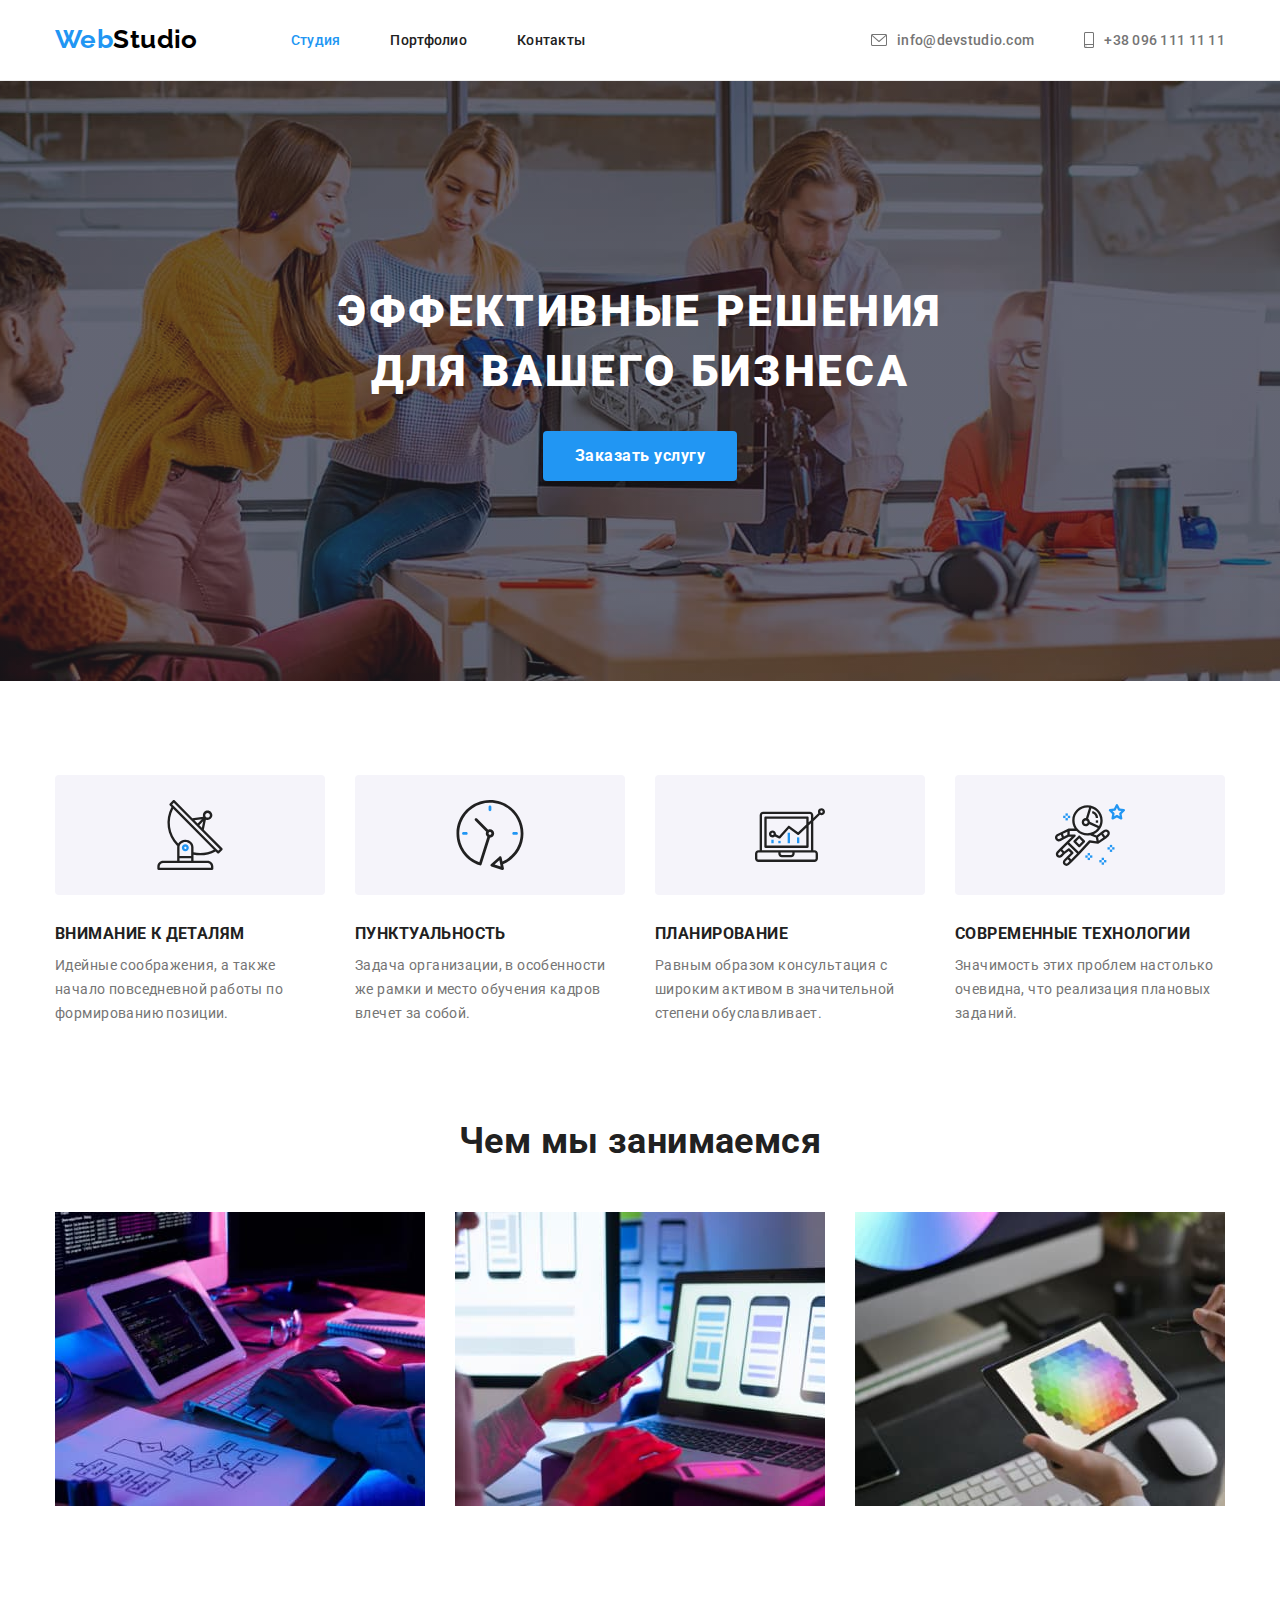
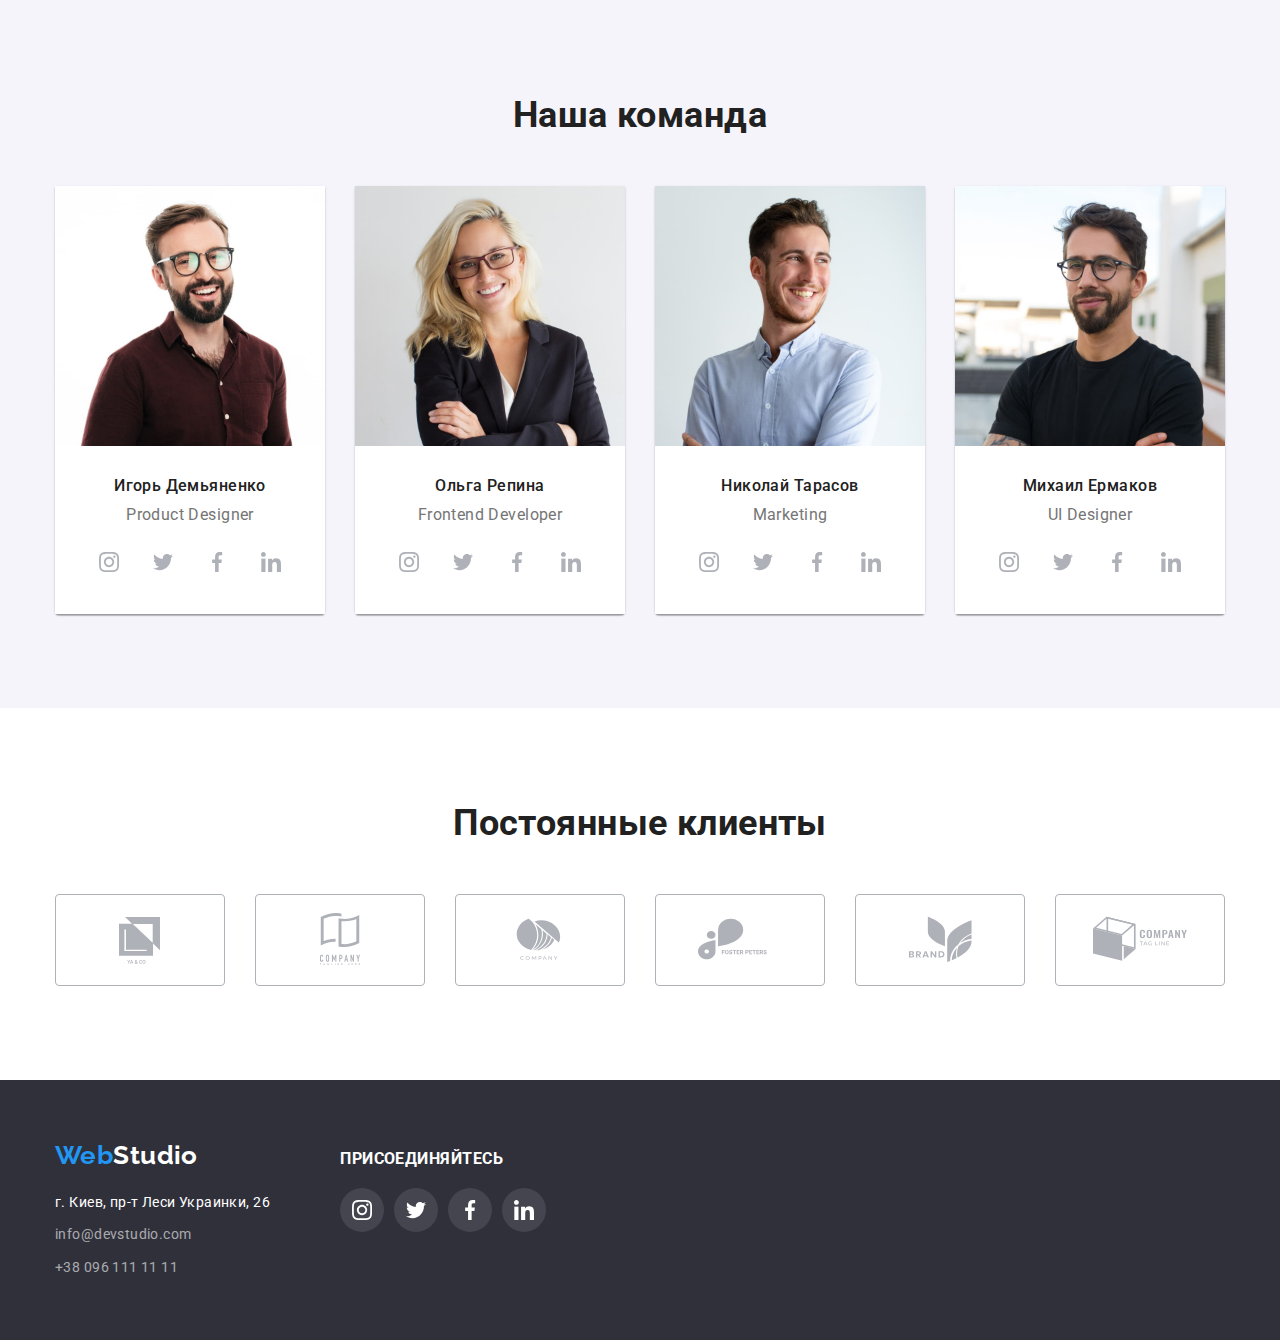
<file: index.html>
<!DOCTYPE html>
<html lang="ru">
<head>
    <meta charset="UTF-8">
    <meta http-equiv="X-UA-Compatible" content="IE=edge">
    <meta name="viewport" content="width=device-width, initial-scale=1.0">
    <title>WebStudio</title>

    <link rel="preconnect" href="https://fonts.googleapis.com">
    <link rel="preconnect" href="https://fonts.gstatic.com" crossorigin>
    <link href="https://fonts.googleapis.com/css2?family=Raleway:wght@700&family=Roboto:wght@400;500;700;900&display=swap"
        rel="stylesheet">

        <link rel="stylesheet" href="./modern-normalize.css">

        <link rel="stylesheet" href="./css/styles.css">
</head>
<body class="page">
    <header class="header">
        <div class="container main-nav-display">
            <nav class="nav main-nav-display ">
                <a href="./index.html" class="logo link">Web<span class="logo-header">Studio</span></a>
                <ul class="nav-links list">
                    <li class="nav-links-item"><a href="./index.html" class="nav-link link current ">Студия</a></li>
                    <li class="nav-links-item"><a href="./portfolio.html" class="nav-link link ">Портфолио</a></li>
                    <li class="nav-links-item"><a href="" class="nav-link link">Контакты</a></li>
                </ul>
            </nav>
            <ul class="contacts-list list">
                <li class="contacts-list-item">
                    <a class="nav-link link" href="mailto:info@devstudio.com">
                        <svg class="contact-icon" width="16" height="12">
                            <use href="./img/icons.svg#icon-envelope"></use>
                        </svg>
                        info@devstudio.com
                    </a>
                    
                </li>
                <li class="contacts-list-item">
                    <a class="nav-link link" href="tel:+380961111111">
                        <svg class="contact-icon" width="10" height="16">
                            <use href="./img/icons.svg#icon-smartphone"></use>
                        </svg>
                        +38 096 111 11 11</a>
                </li>
            </ul>
        </div>
    </header>

    <main>
            <section class="hero">
                <div class="container">
                    <h1 class="hero-title">Эффективные решения <br> для вашего бизнеса</h1>
                    <button type="button" class="hero-button">Заказать услугу</button>
                </div>
            </section>

<!-- FEATURES -->

        <section class="peculiarities section">
            <div class="container">
                <h2 class="visually-hidden">Особенности</h2>
                <ul class="feature-list list">
                    <li class="feature-list-item">
                        <div class="feature-list-bg">
                                <svg class="feature-list-icon" width="70" height="70">
                                    <use href="img/icons.svg#icon-antenna" ></use>
                                </svg>
                        </div>
                        <h3 class="feature-title">ВНИМАНИЕ К ДЕТАЛЯМ</h3>
                        <p class="feature-title-paragraph">Идейные соображения, а также начало повседневной работы по формированию позиции.</p>
                    </li>
                    <li class="feature-list-item">
                        <div class="feature-list-bg">
                            <svg class="feature-list-icon" width="70" height="70">
                                <use href="img/icons.svg#icon-clock"></use>
                            </svg>
                        </div>
                        <h3 class="feature-title">ПУНКТУАЛЬНОСТЬ</h3>
                        <p class="feature-title-paragraph">Задача организации, в особенности же рамки и место обучения кадров влечет за собой.</p>
                    </li>
                    <li class="feature-list-item">
                        <div class="feature-list-bg">
                            <svg class="feature-list-icon" width="70" height="70">
                                <use href="img/icons.svg#icon-diagram"></use>
                            </svg>
                        </div>
                        <h3 class="feature-title">ПЛАНИРОВАНИЕ</h3>
                        <p class="feature-title-paragraph">Равным образом консультация с широким активом в значительной степени обуславливает.</p>
                    </li>
                    <li class="feature-list-item">
                        <div class="feature-list-bg">
                            <svg class="feature-list-icon" width="70" height="70">
                                <use href="img/icons.svg#icon-astronaut"></use>
                            </svg>
                        </div>
                        <h3 class="feature-title">СОВРЕМЕННЫЕ ТЕХНОЛОГИИ</h3>
                        <p class="feature-title-paragraph">Значимость этих проблем настолько очевидна, что реализация плановых заданий.</p>
                    </li>
                </ul>
            </div>
        </section>

        <!-- OUR WORK -->

        <section class="our-work section">
            <div class="container">
                <h2 class="section-title">Чем мы занимаемся</h2>
                <ul class="list work-types"> 
                    <li class="work-types-item">
                        <img src="./img/work1.jpg" alt="Пишем код" width="370" height="294">
                    </li>
                    <li class="work-types-item">
                        <img src="./img/work2.jpg" alt="Адаптируем код" width="370" height="294">
                    </li>
                    <li class="work-types-item">
                        <img src="./img/work3.jpg" alt="Применяем стили" width="370" height="294">
                    </li>
                </ul>
            </div>
        </section>

<!-- COMMAND -->

        <section class="command section">
            <div class="container">
                <h2 class="section-title">Наша команда</h2>
                <ul class="list command-list">
                    <li class="command-list-item">
                        <img class="commamd-list-img" src="./img/team1.jpg" alt="Игорь Демьяненко" width="270" height="260">
                        <div class="command-list-person">
                            <h3 class="command-title">Игорь Демьяненко</h3>
                            <p class="command-paragraph">Product Designer</p>
                            <ul class="list social-list">
                                <li class="social-item">
                                    <a href="" class="command-social-link social-link" target="_blank" rel="noreferrer noopener">
                                        <svg class="command-social-icon" width="20" height="20">
                                            <use href="./img/icons.svg#icon-instagram">

                                            </use>
                                        </svg>
                                    </a>
                                </li>
                                <li class="social-item">
                                    <a href="" class="command-social-link social-link" target="_blank" rel="noreferrer noopener">
                                        <svg class="command-social-icon" width="20" height="20">
                                            <use href="./img/icons.svg#icon-twitter">
                                    
                                            </use>
                                        </svg>
                                    </a>
                                </li>
                                <li class="social-item">
                                    <a href="" class="command-social-link social-link" target="_blank" rel="noreferrer noopener">
                                        <svg class="command-social-icon" width="20" height="20">
                                            <use href="./img/icons.svg#icon-facebook">
                                    
                                            </use>
                                        </svg>
                                    </a>
                                </li>
                                <li class="social-item">
                                    <a href="" class="command-social-link social-link" target="_blank" rel="noreferrer noopener">
                                        <svg class="command-social-icon" width="20" height="20">
                                            <use href="./img/icons.svg#icon-linkedin">
                                    
                                            </use>
                                        </svg>
                                    </a>
                                </li>
                            </ul>
                        </div>
                    </li>
                    <li class="command-list-item">
                        <img class="commamd-list-img" src="./img/team2.jpg" alt="Ольга Репина" width="270" height="260">
                        <div class="command-list-person">
                            <h3 class="command-title">Ольга Репина</h3>
                            <p class="command-paragraph">Frontend Developer</p>
                            <ul class="list social-list">
                                <li class="social-item">
                                    <a href="" class="command-social-link social-link" target="_blank" rel="noreferrer noopener">
                                        <svg class="command-social-icon" width="20" height="20">
                                            <use href="./img/icons.svg#icon-instagram">
                            
                                            </use>
                                        </svg>
                                    </a>
                                </li>
                                <li class="social-item">
                                    <a href="" class="command-social-link social-link" target="_blank" rel="noreferrer noopener">
                                        <svg class="command-social-icon" width="20" height="20">
                                            <use href="./img/icons.svg#icon-twitter">
                            
                                            </use>
                                        </svg>
                                    </a>
                                </li>
                                <li class="social-item">
                                    <a href="" class="command-social-link social-link" target="_blank" rel="noreferrer noopener">
                                        <svg class="command-social-icon" width="20" height="20">
                                            <use href="./img/icons.svg#icon-facebook">
                            
                                            </use>
                                        </svg>
                                    </a>
                                </li>
                                <li class="social-item">
                                    <a href="" class="command-social-link social-link" target="_blank" rel="noreferrer noopener">
                                        <svg class="command-social-icon" width="20" height="20">
                                            <use href="./img/icons.svg#icon-linkedin">
                            
                                            </use>
                                        </svg>
                                    </a>
                                </li>
                            </ul>
                        </div>
                    </li>
                    <li class="command-list-item">
                        <img class="commamd-list-img" src="./img/team3.jpg" alt="Николай Тарасов" width="270" height="260">
                        <div class="command-list-person">
                            <h3 class="command-title">Николай Тарасов</h3>
                            <p class="command-paragraph">Marketing</p>
                            <ul class="list social-list">
                                <li class="social-item">
                                    <a href="" class="command-social-link social-link" target="_blank" rel="noreferrer noopener">
                                        <svg class="command-social-icon" width="20" height="20">
                                            <use href="./img/icons.svg#icon-instagram">
                            
                                            </use>
                                        </svg>
                                    </a>
                                </li>
                                <li class="social-item">
                                    <a href="" class="command-social-link social-link" target="_blank" rel="noreferrer noopener">
                                        <svg class="command-social-icon" width="20" height="20">
                                            <use href="./img/icons.svg#icon-twitter">
                            
                                            </use>
                                        </svg>
                                    </a>
                                </li>
                                <li class="social-item">
                                    <a href="" class="command-social-link social-link" target="_blank" rel="noreferrer noopener">
                                        <svg class="command-social-icon" width="20" height="20">
                                            <use href="./img/icons.svg#icon-facebook">
                            
                                            </use>
                                        </svg>
                                    </a>
                                </li>
                                <li class="social-item">
                                    <a href="" class="command-social-link social-link" target="_blank" rel="noreferrer noopener">
                                        <svg class="command-social-icon" width="20" height="20">
                                            <use href="./img/icons.svg#icon-linkedin">
                            
                                            </use>
                                        </svg>
                                    </a>
                                </li>
                            </ul>
                        </div>
                    </li>
                    <li class="command-list-item">
                        <img class="commamd-list-img" src="./img/team4.jpg" alt="Михаил Ермаков" width="270" height="260">
                        <div class="command-list-person">
                            <h3 class="command-title">Михаил Ермаков</h3>
                            <p class="command-paragraph">UI Designer</p>
                            <ul class="list social-list">
                                <li class="social-item">
                                    <a href="" class="command-social-link social-link" target="_blank" rel="noreferrer noopener">
                                        <svg class="command-social-icon" width="20" height="20">
                                            <use href="./img/icons.svg#icon-instagram">
                            
                                            </use>
                                        </svg>
                                    </a>
                                </li>
                                <li class="social-item">
                                    <a href="" class="command-social-link social-link" target="_blank" rel="noreferrer noopener">
                                        <svg class="command-social-icon" width="20" height="20">
                                            <use href="./img/icons.svg#icon-twitter">
                            
                                            </use>
                                        </svg>
                                    </a>
                                </li>
                                <li class="social-item">
                                    <a href="" class="command-social-link social-link" target="_blank" rel="noreferrer noopener">
                                        <svg class="command-social-icon" width="20" height="20">
                                            <use href="./img/icons.svg#icon-facebook">
                            
                                            </use>
                                        </svg>
                                    </a>
                                </li>
                                <li class="social-item">
                                    <a href="" class="command-social-link social-link" target="_blank" rel="noreferrer noopener">
                                        <svg class="command-social-icon" width="20" height="20">
                                            <use href="./img/icons.svg#icon-linkedin">
                            
                                            </use>
                                        </svg>
                                    </a>
                                </li>
                            </ul>
                        </div>
                    </li>
                </ul>
            </div>
        </section>

        <!-- PARTNERS -->

        <section class="partners section">
            <div class="container partners-content">
                <h2 class="section-title">Постоянные клиенты</h2>
                <ul class="list partners-list">
                    <li class="partners-item">
                            <a href="" class="partners-link" target="_blank" rel="noreferrer noopener">
                                <svg class="partners-icon" width="106" height="60">
                                    <use href="./img/icons.svg#icon-Logo-1" ></use>
                                </svg>
                            </a>
                    </li>
                    <li class="partners-item">
                        <a href="" class="partners-link" target="_blank" rel="noreferrer noopener">
                            <svg class="partners-icon"  width="106" height="60">
                                <use href="./img/icons.svg#icon-Logo-2"></use>
                            </svg>
                        </a>
                    </li>
                    <li class="partners-item">
                        <a href="" class="partners-link" target="_blank" rel="noreferrer noopener">
                            <svg class="partners-icon" width="106" height="60">
                                <use href="./img/icons.svg#icon-Logo-3" ></use>
                            </svg>
                        </a>
                    </li>
                    <li class="partners-item">
                        <a href="" class="partners-link" target="_blank" rel="noreferrer noopener">
                            <svg class="partners-icon" width="106" height="60">
                                <use href="./img/icons.svg#icon-Logo-4" ></use>
                            </svg>
                        </a>
                    </li>
                    <li class="partners-item">
                        <a href="" class="partners-link" target="_blank" rel="noreferrer noopener">
                            <svg class="partners-icon" width="106" height="60">
                                <use href="./img/icons.svg#icon-Logo-5" ></use>
                            </svg>
                        </a>
                    </li>
                    <li class="partners-item">
                        <a href="" class="partners-link" target="_blank" rel="noreferrer noopener">
                            <svg class="partners-icon" width="106" height="60">
                                <use href="./img/icons.svg#icon-Logo-6" ></use>
                            </svg>
                        </a>
                    </li>
                </ul>

            </div>
            
        </section>

    </main>

<footer class="footer">
    <div class="container footer-container">
        <div class="footer-adress">
            <a class="logo link" href="./index.html">Web<span class="logo-footer">Studio</span></a>
            <address class="address">
                <ul class="list">
                    <li class="footer-adress-item">
                        <a class="address-location link" href="https://goo.gl/maps/xSkkUEiwsvb9ifkXA" target="_blank"
                            rel="noreferrer noopener">г. Киев, пр-т Леси Украинки, 26</a>
                    </li>
                    <li class="footer-adress-item">
                        <a class="address-link link" href="mailto:info@devstudio.com">info@devstudio.com</a>
                    </li>
                    <li class="footer-adress-item">
                        <a class="address-link link" href="tel:+380961111111">+38 096 111 11 11</a>
                    </li>
                </ul>
            </address>
        </div>


        <div class="join-us">
            <h3 class="join-us-header">присоединяйтесь</h3>
            <ul class="list social-list">
                <li class="social-item">
                    <a href="" class="footer-social-link social-link" target="_blank" rel="noreferrer noopener">
                        <svg class="footer-social-icon" width="20" height="20">
                            <use href="./img/icons.svg#icon-instagram">

                            </use>
                        </svg>
                    </a>
                </li>
                <li class="social-item">
                    <a href="" class="footer-social-link social-link" target="_blank" rel="noreferrer noopener">
                        <svg class="footer-social-icon" width="20" height="20">
                            <use href="./img/icons.svg#icon-twitter">

                            </use>
                        </svg>
                    </a>
                </li>
                <li class="social-item">
                    <a href="" class="footer-social-link social-link" target="_blank" rel="noreferrer noopener">
                        <svg class="footer-social-icon" width="20" height="20">
                            <use href="./img/icons.svg#icon-facebook">

                            </use>
                        </svg>
                    </a>
                </li>
                <li class="social-item">
                    <a href="" class="footer-social-link social-link" target="_blank" rel="noreferrer noopener">
                        <svg class="footer-social-icon" width="20" height="20">
                            <use href="./img/icons.svg#icon-linkedin">

                            </use>
                        </svg>
                    </a>
                </li>
            </ul>

        </div>
    </div>
</footer>
</body>
</html>
</file>
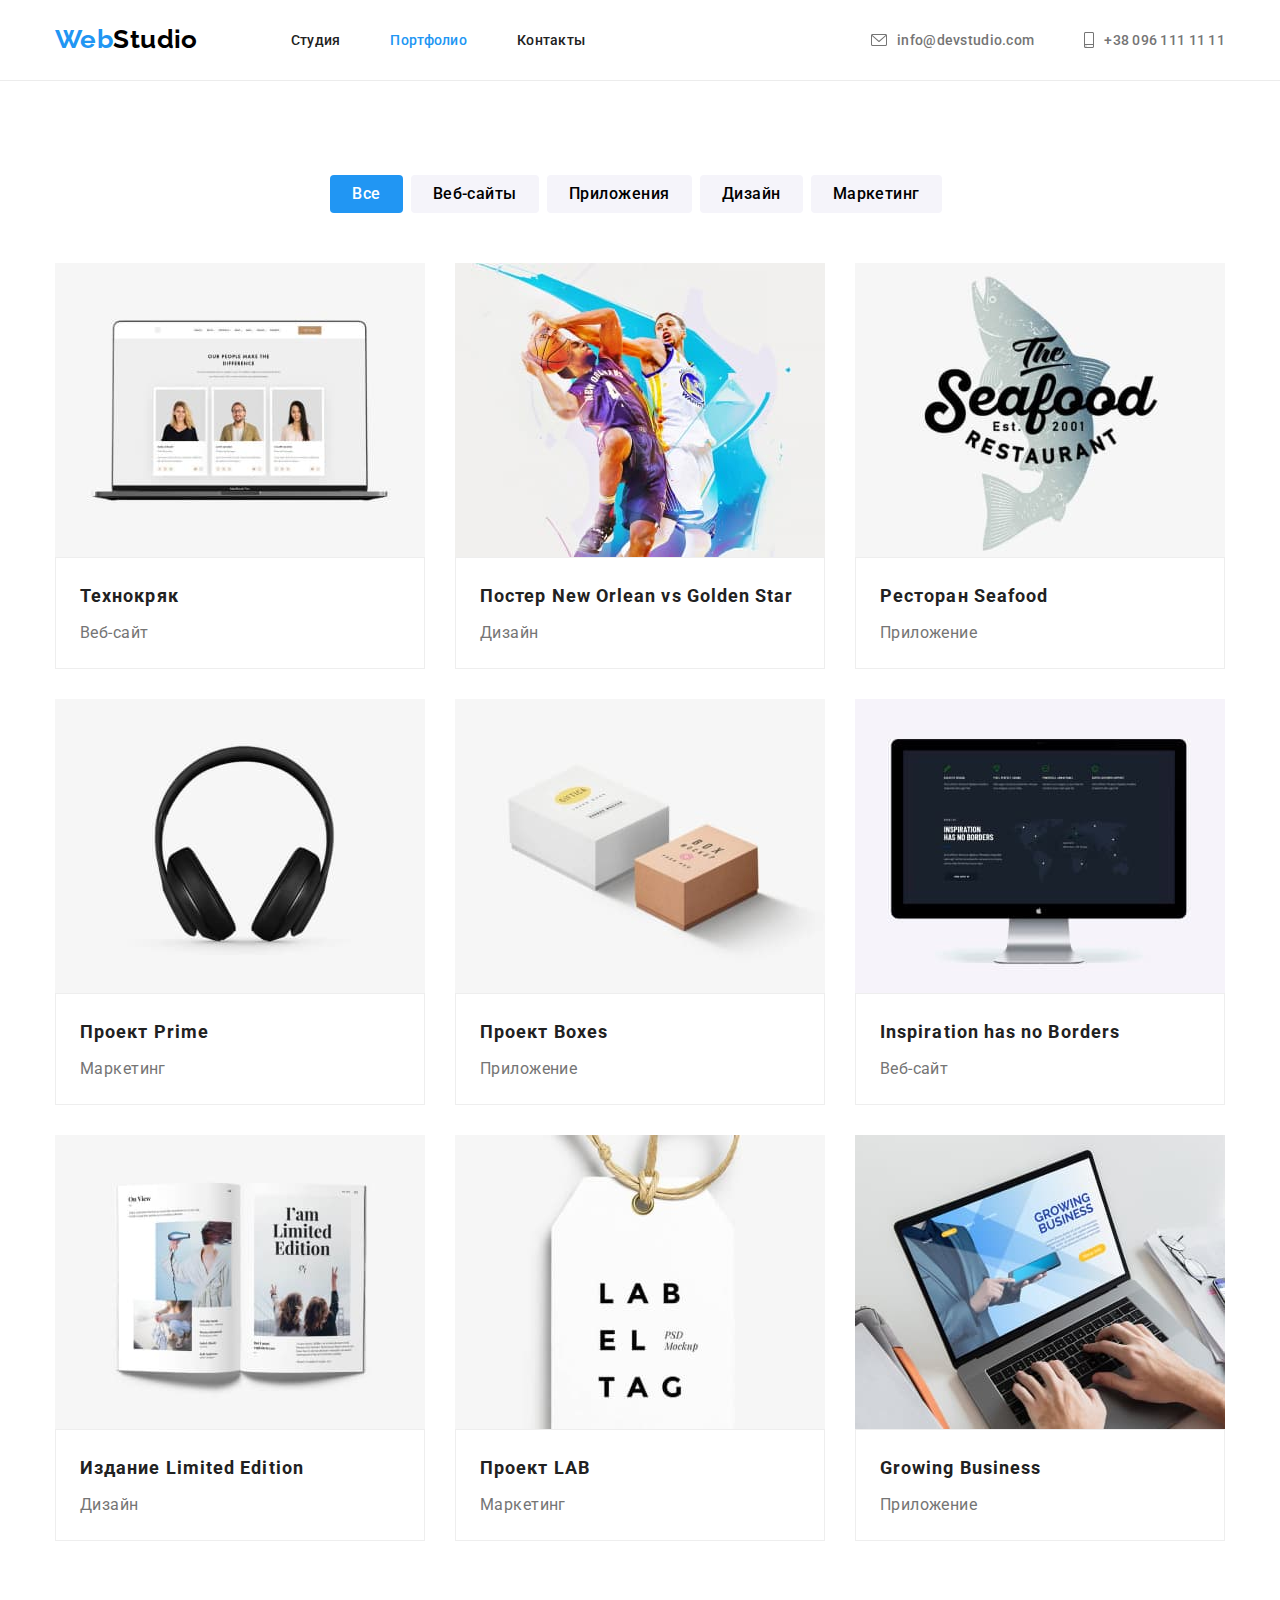
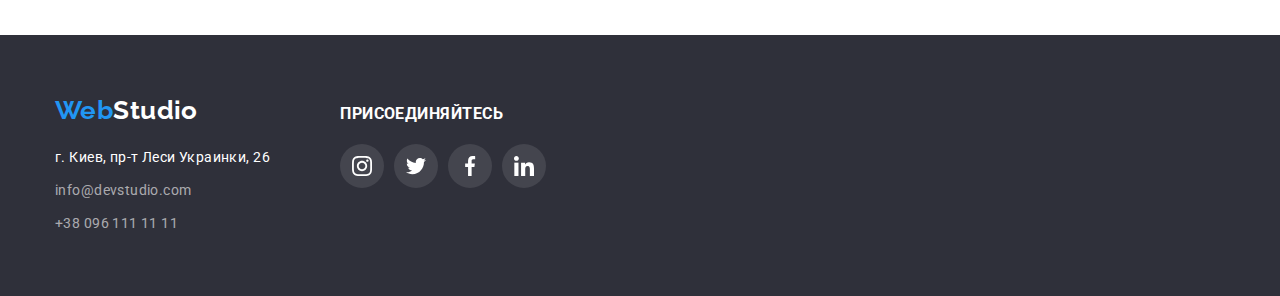
<file: portfolio.html>
<!DOCTYPE html>
<html lang="ru">
<head>
    <meta charset="UTF-8">
    <meta http-equiv="X-UA-Compatible" content="IE=edge">
    <meta name="viewport" content="width=device-width, initial-scale=1.0">
    <title>Portfolio</title>


    <link rel="preconnect" href="https://fonts.googleapis.com">
    <link rel="preconnect" href="https://fonts.gstatic.com" crossorigin>
    <link href="https://fonts.googleapis.com/css2?family=Raleway:wght@700&family=Roboto:wght@400;500;700;900&display=swap"
        rel="stylesheet">

    <link rel="stylesheet" href="./modern-normalize.css">

    <link rel="stylesheet" href="./css/styles.css">
</head>

<body class="page">
    <header class="header">
        <div class="container main-nav-display">
            <nav class="nav main-nav-display nav-links-item">
                <a href="./index.html" class="logo link">Web<span class="logo-header">Studio</span></a>
                <ul class="nav-links list">
                    <li class="nav-links-item"><a href="./index.html" class="nav-link link ">Студия</a></li>
                    <li class="nav-links-item"><a href="./portfolio.html" class="nav-link link current">Портфолио</a></li>
                    <li class="nav-links-item"><a href="" class="nav-link link">Контакты</a></li>
                </ul>
            </nav>
            <ul class="contacts-list list">
                <li class="contacts-list-item">
                    <a class="nav-link link" href="mailto:info@devstudio.com">
                        <svg class="contact-icon" width="16" height="12">
                            <use href="./img/icons.svg#icon-envelope"></use>
                        </svg>
                        info@devstudio.com
                    </a>
            
                </li>
                <li class="contacts-list-item">
                    <a class="nav-link link" href="tel:+380961111111">
                        <svg class="contact-icon" width="10" height="16">
                            <use href="./img/icons.svg#icon-smartphone"></use>
                        </svg>
                        +38 096 111 11 11</a>
                </li>
            </ul>
        </div>
    </header>
    <main>
        <section class="portfolio section">
            <div class="container">
            <h1 class="visually-hidden">Portfolio</h1>
            <ul class="list portfolio-filter-list">
                <li class="portfolio-filter-list-button"><button class="filter-button portfolio-current-button" type="button">Все</button></li>
                <li class="portfolio-filter-list-button"><button class="filter-button" type="button">Веб-сайты</button></li>
                <li class="portfolio-filter-list-button"><button class="filter-button" type="button">Приложения</button></li>
                <li class="portfolio-filter-list-button"><button class="filter-button" type="button">Дизайн</button></li>
                <li class="portfolio-filter-list-button"><button class="filter-button" type="button">Маркетинг</button></li>
            </ul>
            <ul class="list potfolio-list">
                <li  class="portfolio-item">
                    <a class="link portfolio-item-link" href="" target="_blank"
                    rel="noreferrer noopener">
                        <img class="portfolio-item-img" src="./img/portfolio-img-1.jpg" alt="Технокряк" width="370" height="294">
                        <div class="portfolio-gallery-item">
                            <h3 class="portfolio-gallery">Технокряк</h3>
                            <p class="portfolio-text">Веб-сайт</p>
                        </div>
                    </a>
                </li>
                <li class="portfolio-item">
                    <a class="link portfolio-item-link" href="" target="_blank"
                    rel="noreferrer noopener">
                        <img class="portfolio-item-img" src="./img/portfolio-img-2.jpg" alt="Постер New Orlean vs Golden Star" width="370" height="294">
                        <div class="portfolio-gallery-item">
                            <h3 class="portfolio-gallery">Постер <span lang="en">New Orlean vs Golden Star</span></h3>
                            <p class="portfolio-text">Дизайн</p>
                        </div>
                    </a>
                </li>

                <li class="portfolio-item">
                    <a class="link portfolio-item-link" href="" target="_blank"
                    rel="noreferrer noopener">
                        <img class="portfolio-item-img" src="./img/portfolio-img-3.jpg" alt="Ресторан Seafood" width="370" height="294">
                        <div class="portfolio-gallery-item">
                            <h3 class="portfolio-gallery">Ресторан <span lang="en">Seafood</span></h3>
                            <p class="portfolio-text">Приложение</p>
                        </div>
                    </a>
                </li>

                <li class="portfolio-item">
                    <a class="link portfolio-item-link" href="" target="_blank"
                    rel="noreferrer noopener">
                    <img class="portfolio-item-img" src="./img/portfolio-img-4.jpg" alt="Проект Prime" width="370" height="294">
                    <div class="portfolio-gallery-item">
                        <h3 class="portfolio-gallery">Проект <span lang="en">Prime</span></h3>
                        <p class="portfolio-text">Маркетинг</p>
                    </div>
                    </a>
                </li>

                <li class="portfolio-item">
                    <a class="link portfolio-item-link" href="" target="_blank"
                    rel="noreferrer noopener">
                        <img class="portfolio-item-img" src="./img/portfolio-img-5.jpg" alt="Проект Boxes" width="370" height="294">
                        <div class="portfolio-gallery-item">
                            <h3 class="portfolio-gallery">Проект <span lang="en">Boxes</span></h3>
                            <p class="portfolio-text">Приложение</p>
                        </div>
                    </a>
                </li>

                <li class="portfolio-item">
                    <a class="link portfolio-item-link" href="" target="_blank"
                    rel="noreferrer noopener">
                        <img class="portfolio-item-img" src="./img/portfolio-img-6.jpg" alt="Inspiration has no Borders" width="370" height="294">
                        <div class="portfolio-gallery-item">
                            <h3 class="portfolio-gallery"><span lang="en">Inspiration has no Borders</span></h3>
                            <p class="portfolio-text">Веб-сайт</p>
                        </div>
                    </a>
                </li>
                <li class="portfolio-item">
                    <a class="link portfolio-item-link" href="" target="_blank"
                    rel="noreferrer noopener">
                        <img class="portfolio-item-img" src="./img/portfolio-img-7.jpg" alt="Издание Limited Edition" width="370" height="294">
                        <div class="portfolio-gallery-item">
                            <h3 class="portfolio-gallery">Издание <span lang="en">Limited Edition</span></h3>
                            <p class="portfolio-text">Дизайн</p>
                        </div>
                    </a>
                </li>

                <li class="portfolio-item">
                    <a class="link portfolio-item-link" href="" target="_blank"
                    rel="noreferrer noopener">
                        <img class="portfolio-item-img" src="./img/portfolio-img-8.jpg" alt="Проект LAB" width="370" height="294">
                        <div class="portfolio-gallery-item">
                            <h3 class="portfolio-gallery">Проект <span lang="en">LAB</span></h3>
                            <p class="portfolio-text">Маркетинг</p>
                        </div>
                    </a>
                </li>

                <li class="portfolio-item">
                    <a class="link portfolio-item-link" href="" target="_blank"
                    rel="noreferrer noopener">
                        <img class="portfolio-item-img" src="./img/portfolio-img-9.jpg" alt="Growing Business" width="370" height="294">
                        <div class="portfolio-gallery-item">
                            <h2 class="portfolio-gallery"><span lang="en">Growing Business</span></h2>
                            <p class="portfolio-text">Приложение</p>
                        </div>
                    </a>
                </li>
            </ul>
            </div>
        </section>

    </main>

    <footer class="footer">
        <div class="container footer-container">
            <div class="c
            footer-adress">
                <a class="logo link" href="./index.html">Web<span class="logo-footer">Studio</span></a>
                <address class="address">
                    <ul class="list">
                        <li class="footer-adress-item">
                            <a class="address-location link" href="https://goo.gl/maps/xSkkUEiwsvb9ifkXA" target="_blank"
                                rel="noreferrer noopener">г. Киев, пр-т Леси Украинки, 26</a>
                        </li>
                        <li class="footer-adress-item">
                            <a class="address-link link" href="mailto:info@devstudio.com">info@devstudio.com</a>
                        </li>
                        <li class="footer-adress-item">
                            <a class="address-link link" href="tel:+380961111111">+38 096 111 11 11</a>
                        </li>
                    </ul>
                </address>
            </div>
    
    
            <div class="join-us">
                <h3 class="join-us-header">присоединяйтесь</h3>
                <ul class="list social-list">
                    <li class="social-item">
                        <a href="" class="footer-social-link social-link" target="_blank" rel="noreferrer noopener">
                            <svg class="footer-social-icon" width="20" height="20">
                                <use href="./img/icons.svg#icon-instagram">
                
                                </use>
                            </svg>
                        </a>
                    </li>
                    <li class="social-item">
                        <a href="" class="footer-social-link social-link" target="_blank" rel="noreferrer noopener">
                            <svg class="footer-social-icon" width="20" height="20">
                                <use href="./img/icons.svg#icon-twitter">
                
                                </use>
                            </svg>
                        </a>
                    </li>
                    <li class="social-item">
                        <a href="" class="footer-social-link social-link" target="_blank" rel="noreferrer noopener">
                            <svg class="footer-social-icon" width="20" height="20">
                                <use href="./img/icons.svg#icon-facebook">
                
                                </use>
                            </svg>
                        </a>
                    </li>
                    <li class="social-item">
                        <a href="" class="footer-social-link social-link" target="_blank" rel="noreferrer noopener">
                            <svg class="footer-social-icon" width="20" height="20">
                                <use href="./img/icons.svg#icon-linkedin">
                
                                </use>
                            </svg>
                        </a>
                    </li>
                </ul>
    
            </div>
        </div>
    </footer>

</body>

</html>
</file>
<file: css/styles.css>
/* ----------------STUDIO-------------------- */
:root {
  --primary-text-color: #212121;
  --logo-color: #000000;
  --background-color: #ffffff;
  --background-color-secondary: #2f303a;
  --accent-color: #2196f3;
  --optional-text-color: #757575;
  --footer-contacts-color: rgba(255, 255, 255, 0.6);
  --buttons-bgc: #f5f4fa;
  --background-color-hover: #188ce8;
  --header-bordeer-color: #ececec;
  --portfolio-border-color: #eeeeee;
  --icons-color: #afb1b8;
}

.page {
  font-family: 'Roboto', sans-serif;
  font-size: 14px;
  line-height: 1.71;
  letter-spacing: 0.03em;
  color: var(--optional-text-color);
}

p,
h1,
h2,
h3,
h4,
h5,
h6 {
  margin: 0;
}

ul {
  margin: 0;
  padding: 0;
}

button {
  cursor: pointer;
}

img {
  display: block;
  max-width: 100%;
  height: auto;
}

.list {
  list-style: none;
}

.link {
  text-decoration: none;
  color: inherit;
}

.visually-hidden {
  position: absolute;
  white-space: nowrap;
  width: 1px;
  height: 1px;
  overflow: hidden;
  border: 0;
  padding: 0;
  clip: rect(0 0 0 0);
  clip-path: inset(50%);
  margin: -1px;
}
.container {
  width: 1200px;
  padding-left: 15px;
  padding-right: 15px;
  margin: 0 auto;
}

.section {
  padding-top: 94px;
  padding-bottom: 94px;
}

/* --------------------------Site nav--------------------------- */
.header {
  border-bottom: 1px solid var(--header-bordeer-color);
}

.header .logo {
  padding-top: 24px;
  padding-bottom: 25px;
  margin-right: 93px;
}

.logo {
  display: block;

  color: var(--accent-color);
  font-family: 'Raleway', sans-serif;
  font-weight: 700;
  font-size: 26px;
  line-height: calc(31 / 26);
}

.logo-header {
  color: var(--logo-color);
}

.nav-links {
  display: flex;

  color: var(--primary-text-color);
}

.nav-links-item:not(:last-child),
.contacts-list-item:not(:last-child) {
  margin-right: 50px;
}

.contacts-list {
  display: flex;
  margin-left: auto;
  align-items: center;
}

.main-nav-display {
  display: flex;
  align-items: center;
}

.nav-link {
  display: flex;
  align-items: center;
  padding-top: 32px;
  padding-bottom: 32px;

  font-weight: 500;
  line-height: calc(16 / 14);
  letter-spacing: 0.02em;
}

.nav-link:hover,
.nav-link:focus,
.current {
  color: var(--accent-color);
}

.contact-icon {
  margin-right: 10px;
  fill: var(--optional-text-color);
}

/* --------------------Hero-------------------- */
.hero {
  background-color: var(--background-color-secondary);
  padding-top: 200px;
  padding-bottom: 200px;
  text-align: center;

  background-image: linear-gradient(rgba(47, 48, 58, 0.4), rgba(47, 48, 58, 0.4)),
    url(../img/hero-background.jpg);
  background-position: center;
  background-repeat: no-repeat;
  background-size: cover, 1600px auto;
}

.hero-title {
  margin-bottom: 30px;

  font-weight: 900;
  font-size: 44px;
  line-height: calc(60 / 44);

  letter-spacing: 0.06em;
  text-transform: uppercase;
  color: var(--background-color);
}

.hero-button {
  padding: 10px 32px;

  box-shadow: 0px 4px 4px rgba(0, 0, 0, 0.15);
  border-radius: 4px;
  border: none;

  font-family: inherit;
  background-color: var(--accent-color);
  color: var(--background-color);
  text-align: center;
  font-size: 16px;
  font-weight: 700;
  line-height: calc(30 / 16);
  cursor: pointer;
  letter-spacing: 0.03em;
}
.hero-button:hover,
.hero-button:focus {
  background-color: var(--background-color-hover);
}

/* -----------------Section-peculiarities-------------------- */

.feature-list {
  display: flex;
  flex-wrap: wrap;
  margin-top: -30px;
  margin-left: -30px;
}

.peculiarities {
  padding-bottom: 0;
}

.feature-list-item {
  flex-basis: calc(100% / 4 - 30px);
  margin-left: 30px;
  margin-top: 30px;
}

.feature-list-item:nth-child(4) {
  margin-right: 0;
}

.feature-title {
  margin-bottom: 10px;

  line-height: calc(16 / 14);
  text-transform: uppercase;
  color: var(--primary-text-color);
}

.feature-list-bg {
  background-color: var(--buttons-bgc);
  display: flex;
  width: 100%;
  height: 120px;
  align-items: center;
  justify-content: center;
  margin-bottom: 30px;
  border-radius: 4px;
}

/* -----------------Section-our-work-------------------- */
.work-types {
  display: flex;
  flex-wrap: wrap;
  margin-top: -30px;
  margin-left: -30px;
}

.section-title {
  margin-bottom: 50px;

  font-size: 36px;
  line-height: calc(42 / 36);
  text-align: center;
  color: var(--primary-text-color);
}

.work-types-item {
  flex-basis: calc(100% / 3 - 30px);

  margin-left: 30px;
  margin-top: 30px;
}

/* ----------------Section-command-------------- */
.command-list {
  display: flex;
  flex-wrap: wrap;
  margin-top: -30px;
  margin-left: -30px;
}

.command-title {
  margin-bottom: 10px;

  font-weight: 500;
  color: var(--primary-text-color);
}

.command-list-item {
  flex-basis: calc(100% / 4 - 30px);
  margin-left: 30px;
  margin-top: 30px;

  box-shadow: 0px 1px 3px rgba(0, 0, 0, 0.12), 0px 1px 1px rgba(0, 0, 0, 0.14),
    0px 2px 1px rgba(0, 0, 0, 0.2);
  border-radius: 0px 0px 4px 4px;
}

.command-list-person {
  padding-top: 30px;
  padding-bottom: 30px;
  background-color: var(--background-color);
}

.command {
  background-color: var(--buttons-bgc);
}

.command-paragraph,
.command-title {
  font-size: 16px;
  line-height: calc(19 / 16);
  text-align: center;
}

.command-paragraph {
  margin-bottom: 16px;
}

.social-list {
  display: flex;
  justify-content: center;
}

.social-link {
  width: 44px;
  height: 44px;
  display: flex;
  justify-content: center;
  align-items: center;
  border-radius: 50%;
}

.command-social-link {
  color: var(--icons-color);
}

.social-item:not(:last-child) {
  margin-right: 10px;
}

.command-social-icon {
  fill: currentColor;
}

.command-social-link:hover,
.command-social-link:focus {
  background-color: var(--accent-color);
  color: var(--background-color);
}

/* ------------------Partners---------------- */

.partners-list {
  display: flex;
  flex-wrap: wrap;
  margin-top: -30px;
  margin-left: -30px;
}

.partners-link {
  color: var(--icons-color);
  display: flex;
  width: 170px;
  height: 92px;
  border: 1px solid #afb1b8;
  border-radius: 4px;
  justify-content: center;
  align-items: center;
}

.partners-item {
  display: flex;
  fill: #afb1b8;

  flex-basis: calc(100% / 6 - 30px);
  margin-left: 30px;
  margin-top: 30px;
}

.partners-icon {
  fill: currentColor;
}

.partners-link:hover,
.partners-link:focus {
  border-color: var(--accent-colour);
  color: var(--accent-color);
}
/* ------------------Footer---------------- */
.footer {
  background-color: var(--background-color-secondary);
  padding-top: 60px;
  padding-bottom: 60px;
}

.footer-container {
  display: flex;
  align-items: baseline;
}

.footer .logo {
  margin-bottom: 20px;
}

.logo-footer {
  color: var(--background-color);
}

.address {
  font-style: normal;
}

.address-location {
  color: var(--background-color);
}
.address-link {
  color: var(--footer-contacts-color);
}

.address-link:hover,
.address-link:focus {
  color: var(--background-color);
}

.footer-adress-item:not(:last-child) {
  margin-bottom: 9px;
}

.join-us {
  margin-left: 70px;
}

.join-us-header {
  font-weight: 700;
  text-transform: uppercase;

  color: var(--background-color);
  line-height: calc(16 / 14);
  letter-spacing: 0.03em;
  margin-bottom: 20px;
}

.footer-social-link {
  color: var(--background-color);
  background-color: rgba(255, 255, 255, 0.1);
}

.footer-social-icon {
  fill: currentColor;
}

.footer-social-link:hover,
.footer-social-link:focus {
  background-color: var(--accent-color);
}

/* ----------------------PORTFOLIO------------------------ */
/* ----------------------Buttons-------------------- */

.portfolio-filter-list {
  display: flex;
  margin-bottom: 50px;
  align-items: center;
  justify-content: center;
}

.filter-button {
  border: none;
  padding: 6px 22px;

  font-family: inherit;
  background-color: var(--buttons-bgc);
  border-radius: 4px;
  font-weight: 500;
  font-size: 16px;
  line-height: calc(26 / 16);
  text-align: center;
  letter-spacing: 0.03em;
  cursor: pointer;
}

.filter-button:hover,
.filter-button:focus {
  background-color: var(--accent-color);
  color: var(--background-color);
  box-shadow: 0px 3px 1px rgba(0, 0, 0, 0.1), 0px 1px 2px rgba(0, 0, 0, 0.08),
    0px 2px 2px rgba(0, 0, 0, 0.12);
}

.portfolio-current-button {
  background-color: var(--accent-color);
  color: var(--background-color);
}
/* -----------------------Gallery---------------------- */
.portfolio-filter-list-button {
  margin-right: 8px;
}

.potfolio-list {
  display: flex;
  flex-wrap: wrap;
  margin-top: -30px;
  margin-left: -30px;
}

.portfolio-item {
  flex-basis: calc(100% / 3 - 30px);

  justify-content: center;
  margin-left: 30px;
  margin-top: 30px;
}
.portfolio-item-link {
  display: block;
}

.portfolio-item-link:hover,
.portfolio-item-link:focus {
  box-shadow: 0px 1px 1px rgba(0, 0, 0, 0.12), 0px 4px 4px rgba(0, 0, 0, 0.06),
    1px 4px 6px rgba(0, 0, 0, 0.16);
}

.portfolio-gallery {
  margin-bottom: 4px;

  font-weight: bold;
  font-size: 18px;
  line-height: calc(36 / 18);
  letter-spacing: 0.06em;
  color: var(--primary-text-color);
}

.portfolio-gallery-item {
  padding: 20px 24px;

  border: 1px solid var(--portfolio-border-color);
}

.portfolio-text {
  font-size: 16px;
  line-height: calc(30 / 16);
  color: var(--optional-text-color);
}
</file>
